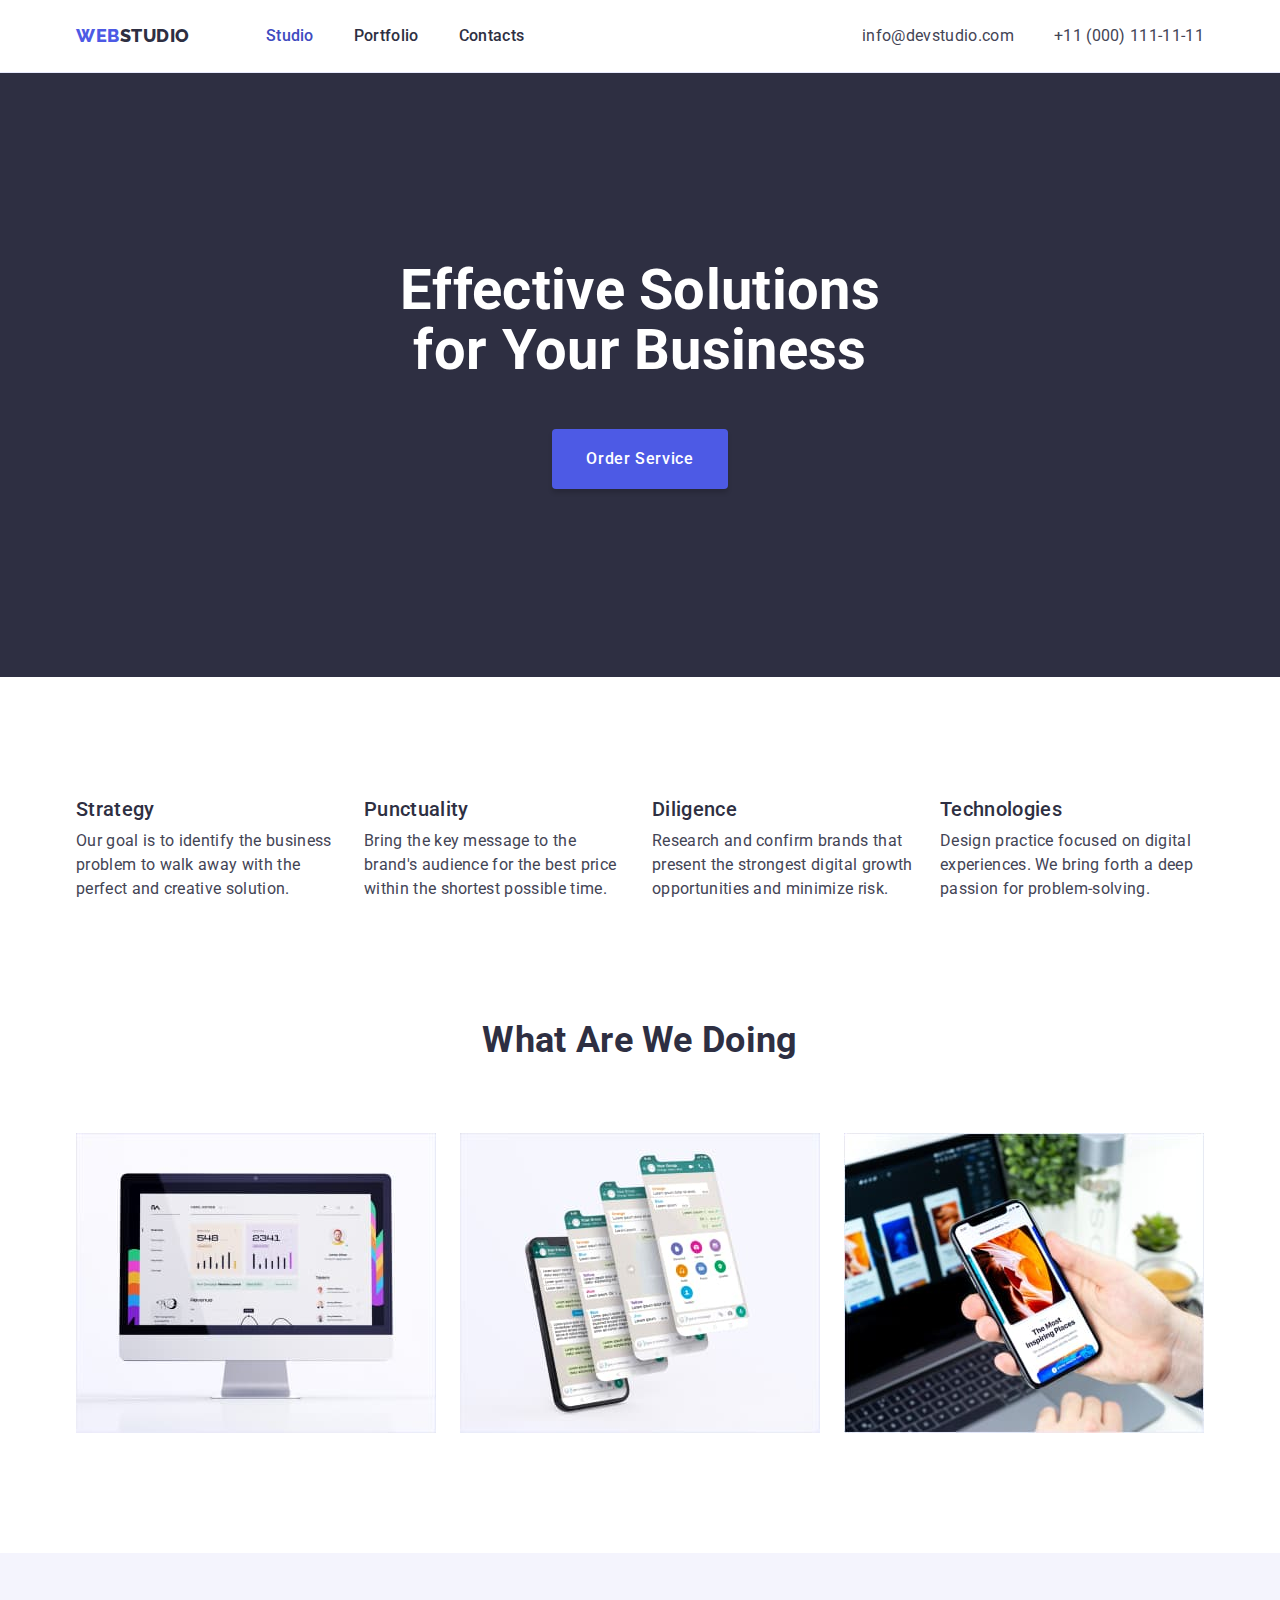
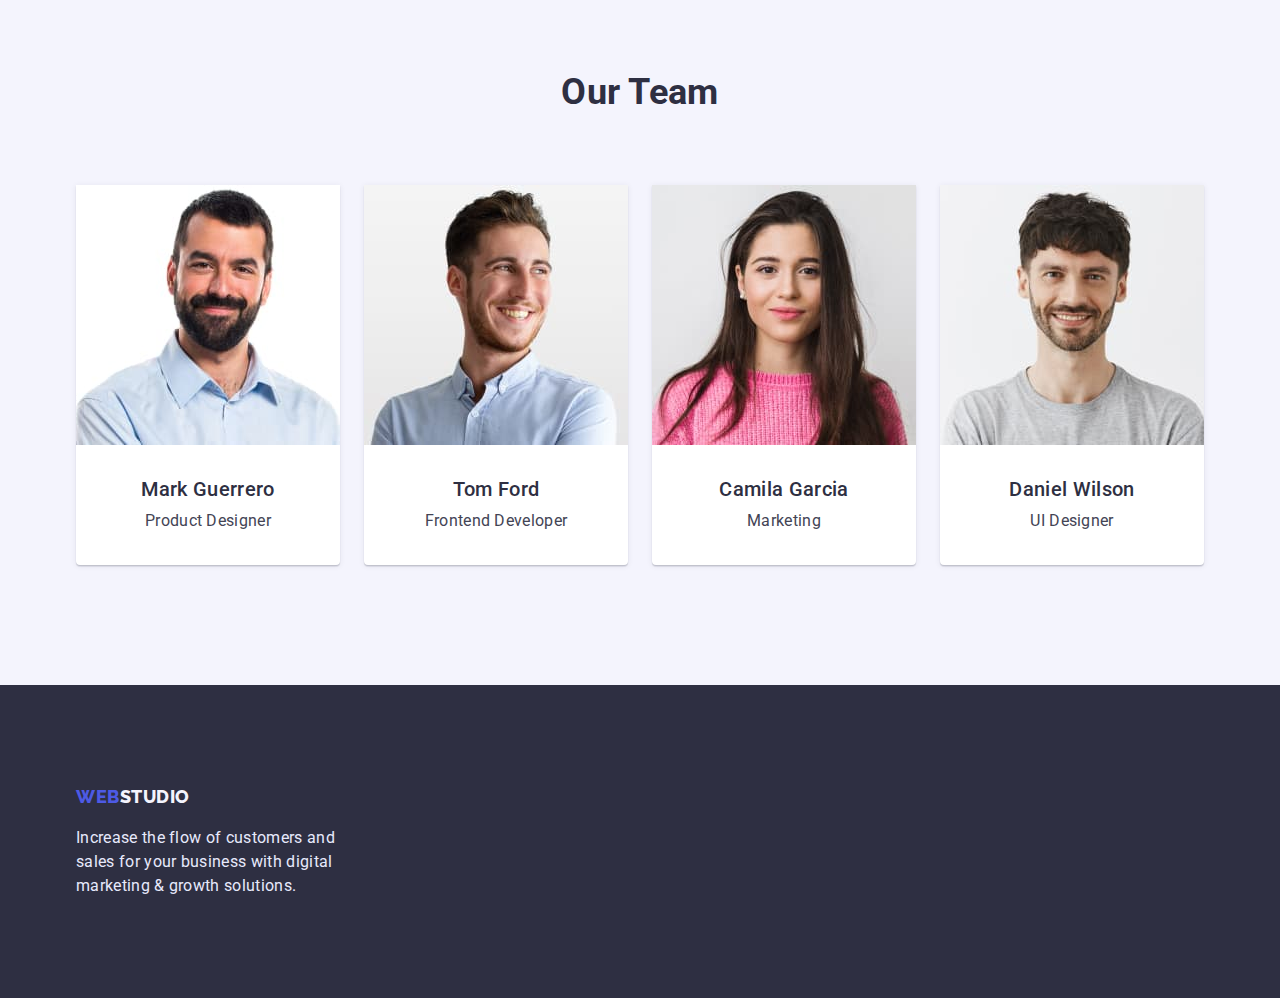
<file: index.html>
<!DOCTYPE html>
<html lang="en">
  <head>
    <meta charset="UTF-8" />
    <meta http-equiv="X-UA-Compatible" content="IE=edge" />
    <meta name="viewport" content="width=device-width, initial-scale=1.0" />
    <title>WebStudio Main Page</title>
    <link rel="preconnect" href="https://fonts.googleapis.com" />
    <link rel="preconnect" href="https://fonts.gstatic.com" crossorigin />
    <link
      href="https://fonts.googleapis.com/css2?family=Raleway:wght@800&family=Roboto:wght@400;500;700;900&display=swap"
      rel="stylesheet"
    />
    <link rel="shortcut icon" href="./images/favicon/webstudio.png" type="image/png" />
    <link
      rel="stylesheet"
      href="https://cdn.jsdelivr.net/npm/modern-normalize@1.1.0/modern-normalize.min.css"
    />
    <link rel="stylesheet" href="./css/styles.css" />
  </head>
  <body>
    <!-- Header -->
    <header class="page-header">
      <div class="container page-header-container">
        <!-- Site navigation -->
        <nav class="site-nav">
          <!-- Logo -->
          <a class="header-logo logo link" href="./index.html">
            <span class="logo-accent">Web</span>Studio</a
          >

          <!-- Navigation Menu -->
          <ul class="menu list">
            <li class="menu-item">
              <a class="menu-link link current" href="./index.html">Studio</a>
            </li>
            <li class="menu-item">
              <a class="menu-link link" href="./portfolio.html">Portfolio</a>
            </li>
            <li class="menu-item">
              <a class="menu-link link" href="">Contacts</a>
            </li>
          </ul>
        </nav>

        <!-- Contacts -->
        <address class="address">
          <ul class="address-list list">
            <li class="address-item">
              <a class="address-link link" href="mailto:info@devstudio.com">info@devstudio.com</a>
            </li>
            <li class="address-item">
              <a class="address-link link" href="tel:+110001111111">+11 (000) 111-11-11</a>
            </li>
          </ul>
        </address>
      </div>
    </header>

    <!-- Main -->
    <main class="main-page-main">
      <!-- Hero -->
      <section class="hero-section">
        <div class="container">
          <h1 class="hero-title">
            Effective Solutions <br />
            for Your Business
          </h1>
          <button class="modal-btn btn" type="button">Order Service</button>
        </div>
      </section>

      <!-- Features -->
      <section class="features-section">
        <div class="container">
          <h2 class="features-title title hidden">Our Features</h2>
          <ul class="features-list list">
            <li class="features-list-item">
              <h3 class="features-list-title subtitle">Strategy</h3>
              <p class="features-list-text text">
                Our goal is to identify the business problem to walk away with the perfect and
                creative solution.
              </p>
            </li>
            <li class="features-list-item">
              <h3 class="features-list-title subtitle">Punctuality</h3>
              <p class="features-list-text text">
                Bring the key message to the brand's audience for the best price within the shortest
                possible time.
              </p>
            </li>
            <li class="features-list-item">
              <h3 class="features-list-title subtitle">Diligence</h3>
              <p class="features-list-text text">
                Research and confirm brands that present the strongest digital growth opportunities
                and minimize risk.
              </p>
            </li>
            <li class="features-list-item">
              <h3 class="features-list-title subtitle">Technologies</h3>
              <p class="features-list-text text">
                Design practice focused on digital experiences. We bring forth a deep passion for
                problem-solving.
              </p>
            </li>
          </ul>
        </div>
      </section>

      <!-- Products -->
      <section class="products-section section">
        <div class="container">
          <h2 class="products-title title">What are we doing</h2>
          <ul class="products-list list">
            <li class="products-list-item">
              <img
                class="products-img"
                src="./images/products/desktop-apps.jpg"
                alt="Desktop apps"
                width="360"
                height="300"
              />
            </li>
            <li class="products-list-item">
              <img
                class="products-img"
                src="./images/products/mobile-apps.jpg"
                alt="Mobile apps"
                width="360"
                height="300"
              />
            </li>
            <li class="products-list-item">
              <img
                class="products-img"
                src="./images/products/apps-design.jpg"
                alt="Apps Design"
                width="360"
                height="300"
              />
            </li>
          </ul>
        </div>
      </section>

      <!-- Team -->
      <section class="team-section section">
        <div class="container">
          <h2 class="team-title title">Our Team</h2>
          <ul class="team-list list">
            <li class="team-list-item">
              <img
                class="team-img"
                src="./images/team/mark-guerrero.jpg"
                alt="Portrait of Mark Guerrero"
                width="264"
                height="260"
              />
              <div class="team-card-content">
                <h3 class="team-list-title subtitle">Mark Guerrero</h3>
                <p class="team-list-text text">Product Designer</p>
              </div>
            </li>
            <li class="team-list-item">
              <img
                class="team-img"
                src="./images/team/tom-ford.jpg"
                alt="Portrait of Tom Ford"
                width="264"
                height="260"
              />
              <div class="team-card-content">
                <h3 class="team-list-title subtitle">Tom Ford</h3>
                <p class="team-list-text text">Frontend Developer</p>
              </div>
            </li>
            <li class="team-list-item">
              <img
                class="team-img"
                src="./images/team/camila-garcia.jpg"
                alt="Portrait of Camila Garcia"
                width="264"
                height="260"
              />
              <div class="team-card-content">
                <h3 class="team-list-title subtitle">Camila Garcia</h3>
                <p class="team-list-text text">Marketing</p>
              </div>
            </li>
            <li class="team-list-item">
              <img
                class="team-img"
                src="./images/team/daniel-wilson.jpg"
                alt="Portrait of Daniel Wilson"
                width="264"
                height="260"
              />
              <div class="team-card-content">
                <h3 class="team-list-title subtitle">Daniel Wilson</h3>
                <p class="team-list-text text">UI Designer</p>
              </div>
            </li>
          </ul>
        </div>
      </section>
    </main>

    <!-- Footer -->
    <footer class="page-footer">
      <div class="container">
        <!-- Footer Logo -->
        <a class="footer-logo logo link" href="./index.html">
          <span class="logo-accent">Web</span>Studio</a
        >
        <p class="footer-text text">
          Increase the flow of customers and sales for your business with digital marketing & growth
          solutions.
        </p>
      </div>
    </footer>
  </body>
</html>
</file>
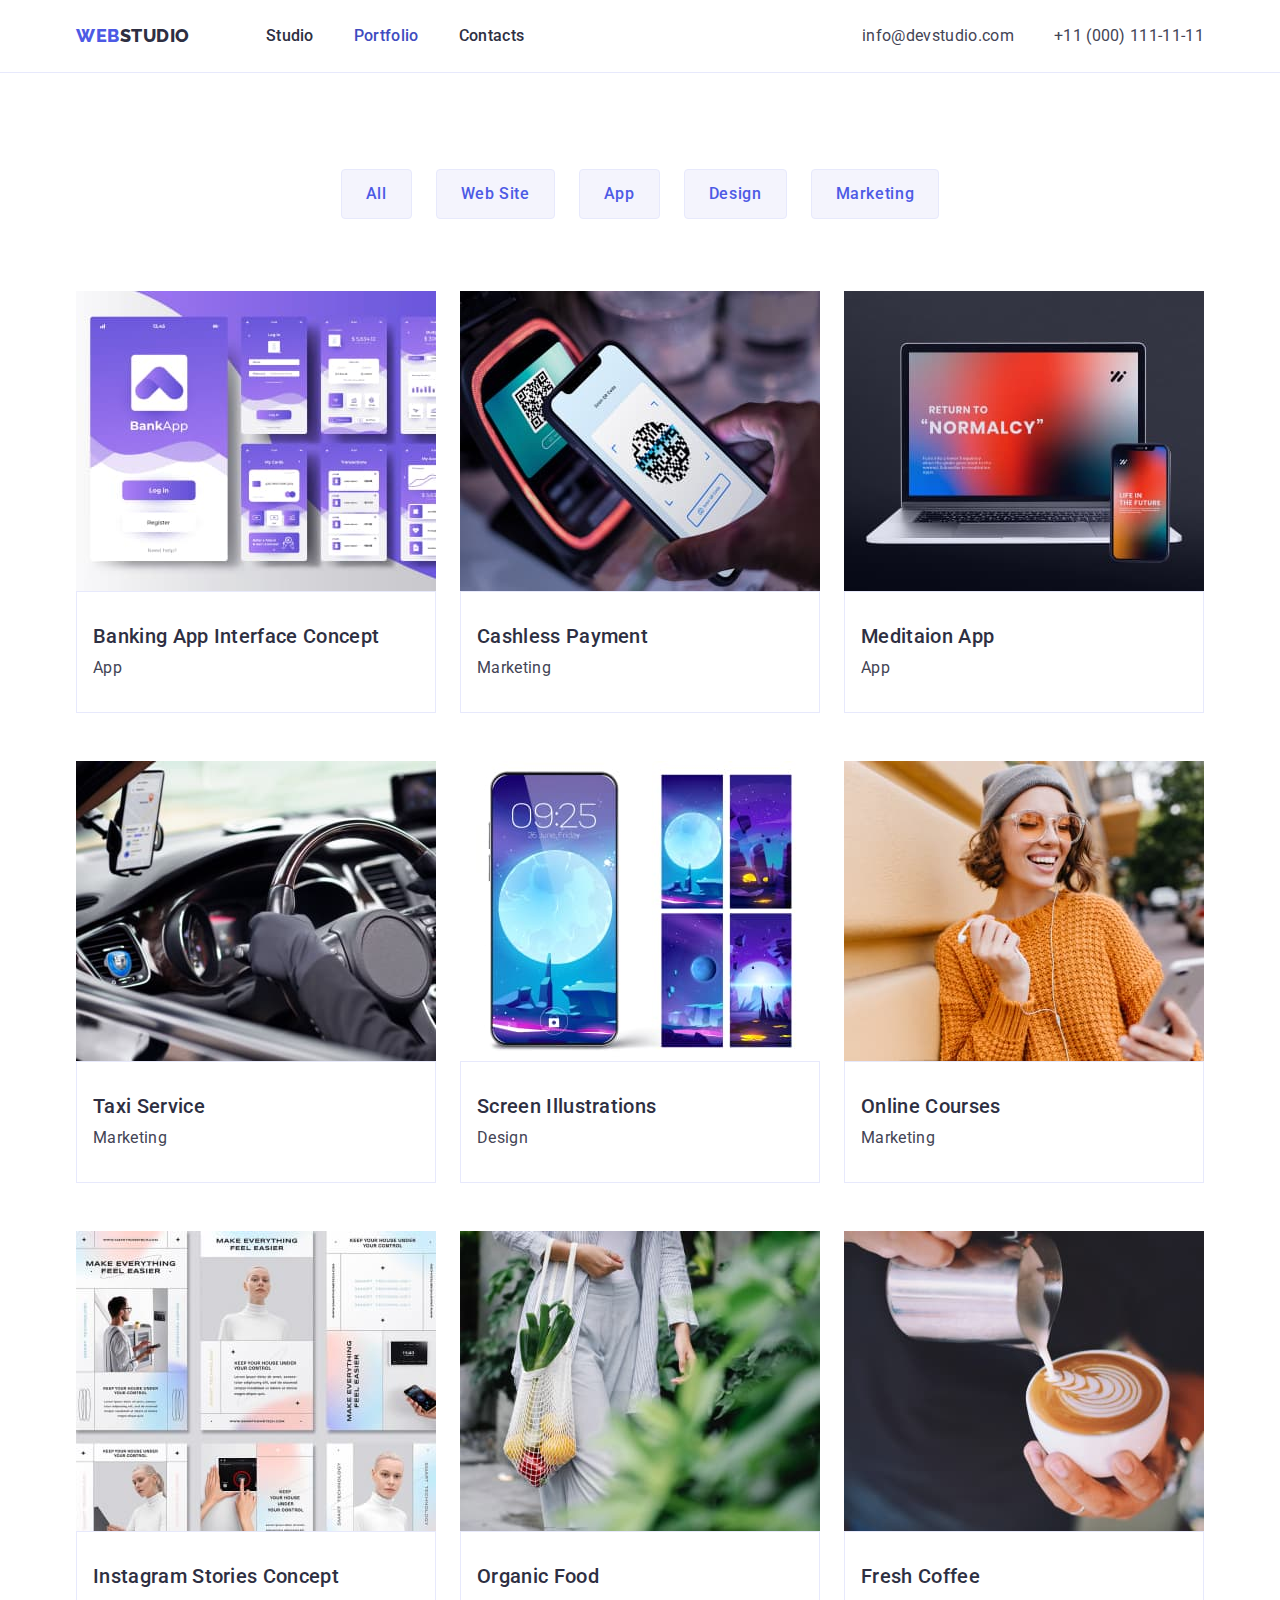
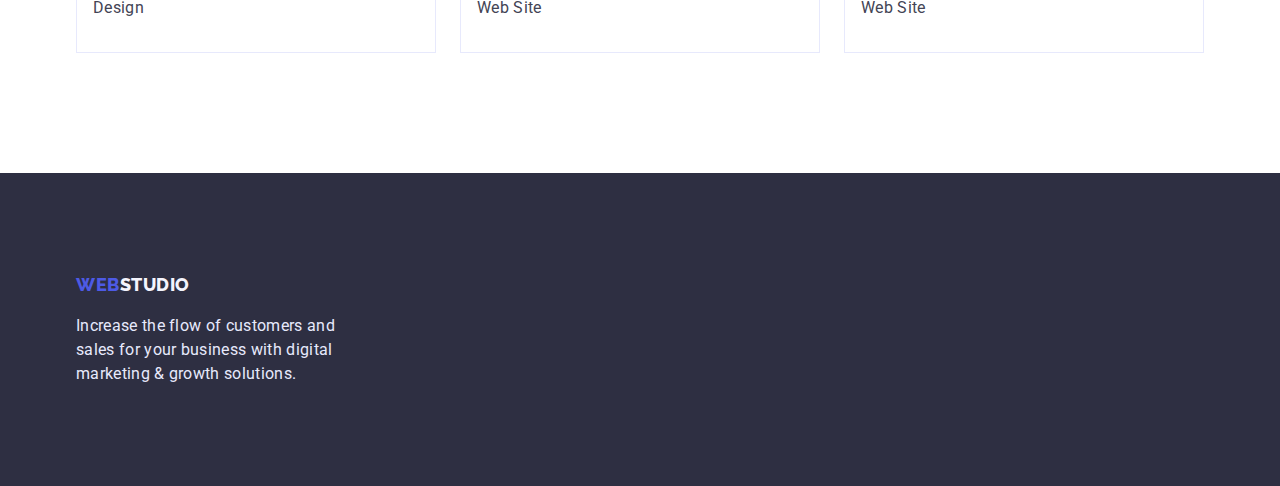
<file: portfolio.html>
<!DOCTYPE html>
<html lang="en">
  <head>
    <meta charset="UTF-8" />
    <meta http-equiv="X-UA-Compatible" content="IE=edge" />
    <meta name="viewport" content="width=device-width, initial-scale=1.0" />
    <title>WebStudio Portfolio Page</title>
    <link rel="preconnect" href="https://fonts.googleapis.com" />
    <link rel="preconnect" href="https://fonts.gstatic.com" crossorigin />
    <link
      href="https://fonts.googleapis.com/css2?family=Raleway:wght@800&family=Roboto:wght@400;500;700;900&display=swap"
      rel="stylesheet"
    />
    <link rel="shortcut icon" href="./images/favicon/webstudio.png" type="image/png" />
    <link
      rel="stylesheet"
      href="https://cdn.jsdelivr.net/npm/modern-normalize@1.1.0/modern-normalize.min.css"
    />
    <link rel="stylesheet" href="./css/styles.css" />
  </head>
  <body>
    <!-- Header -->
    <header class="page-header">
      <div class="container page-header-container">
        <!-- Site navigation -->
        <nav class="site-nav">
          <!-- Logo -->
          <a class="header-logo logo link" href="./index.html">
            <span class="logo-accent">Web</span>Studio</a
          >

          <!-- Navigation Menu -->
          <ul class="menu list">
            <li class="menu-item">
              <a class="menu-link link" href="./index.html">Studio</a>
            </li>
            <li class="menu-item">
              <a class="menu-link link current" href="./portfolio.html">Portfolio</a>
            </li>
            <li class="menu-item">
              <a class="menu-link link" href="">Contacts</a>
            </li>
          </ul>
        </nav>

        <!-- Contacts -->
        <address class="address">
          <ul class="address-list list">
            <li class="address-item">
              <a class="address-link link" href="mailto:info@devstudio.com">info@devstudio.com</a>
            </li>
            <li class="address-item">
              <a class="address-link link" href="tel:+110001111111">+11 (000) 111-11-11</a>
            </li>
          </ul>
        </address>
      </div>
    </header>

    <!-- Main -->
    <main class="portfolio-page-main">
      <div class="container">
        <h1 class="title hidden">Portfolio</h1>

        <!-- Filters -->
        <ul class="filters-list list">
          <li class="filters-list-item">
            <button class="filter-btn btn" type="button">All</button>
          </li>
          <li class="filters-list-item">
            <button class="filter-btn btn" type="button">Web Site</button>
          </li>
          <li class="filters-list-item">
            <button class="filter-btn btn" type="button">App</button>
          </li>
          <li class="filters-list-item">
            <button class="filter-btn btn" type="button">Design</button>
          </li>
          <li class="filters-list-item">
            <button class="filter-btn btn" type="button">Marketing</button>
          </li>
        </ul>

        <!-- Portfolio List -->
        <ul class="portfolio-list list">
          <li class="portfolio-list-item">
            <img
              class="portfolio-img"
              src="./images/portfolio/banking-app-interface.jpg"
              alt="Banking App Interface"
              width="360"
              height="300"
            />
            <div class="portfolio-card-content">
              <h2 class="portfolio-name subtitle">Banking App Interface Concept</h2>
              <p class="portfolio-class text">App</p>
            </div>
          </li>
          <li class="portfolio-list-item">
            <img
              class="portfolio-img"
              src="./images/portfolio/qr-payment.jpg"
              alt="QR Payment"
              width="360"
              height="300"
            />
            <div class="portfolio-card-content">
              <h2 class="portfolio-name subtitle">Cashless Payment</h2>
              <p class="portfolio-class text">Marketing</p>
            </div>
          </li>
          <li class="portfolio-list-item">
            <img
              class="portfolio-img"
              src="./images/portfolio/meditaion-app.jpg"
              alt="Meditaion App"
              width="360"
              height="300"
            />
            <div class="portfolio-card-content">
              <h2 class="portfolio-name subtitle">Meditaion App</h2>
              <p class="portfolio-class textt">App</p>
            </div>
          </li>
          <li class="portfolio-list-item">
            <img
              class="portfolio-img"
              src="./images/portfolio/driver-place.jpg"
              alt="Driver place"
              width="360"
              height="300"
            />
            <div class="portfolio-card-content">
              <h2 class="portfolio-name subtitle">Taxi Service</h2>
              <p class="portfolio-class text">Marketing</p>
            </div>
          </li>
          <li class="portfolio-list-item">
            <img
              class="portfolio-img"
              src="./images/portfolio/fiction-moon.jpg"
              alt="Fiction Moon"
              width="360"
              height="300"
            />
            <div class="portfolio-card-content">
              <h2 class="portfolio-name subtitle">Screen Illustrations</h2>
              <p class="portfolio-class text">Design</p>
            </div>
          </li>
          <li class="portfolio-list-item">
            <img
              class="portfolio-img"
              src="./images/portfolio/girl-phone.jpg"
              alt="Girl with a phone"
              width="360"
              height="300"
            />
            <div class="portfolio-card-content">
              <h2 class="portfolio-name subtitle">Online Courses</h2>
              <p class="portfolio-class text">Marketing</p>
            </div>
          </li>
          <li class="portfolio-list-item">
            <img
              class="portfolio-img"
              src="./images/portfolio/instagram-stories.jpg"
              alt="Cards with Instagram Stories"
              width="360"
              height="300"
            />
            <div class="portfolio-card-content">
              <h2 class="portfolio-name subtitle">Instagram Stories Concept</h2>
              <p class="portfolio-class text">Design</p>
            </div>
          </li>
          <li class="portfolio-list-item">
            <img
              class="portfolio-img"
              src="./images/portfolio/organic-food.jpg"
              alt="Girl carrying fruit"
              width="360"
              height="300"
            />
            <div class="portfolio-card-content">
              <h2 class="portfolio-name subtitle">Organic Food</h2>
              <p class="portfolio-class text">Web Site</p>
            </div>
          </li>
          <li class="portfolio-list-item">
            <img
              class="portfolio-img"
              src="./images/portfolio/cappuccino.jpg"
              alt="Cappuccino"
              width="360"
              height="300"
            />
            <div class="portfolio-card-content">
              <h2 class="portfolio-name subtitle">Fresh Coffee</h2>
              <p class="portfolio-class text">Web Site</p>
            </div>
          </li>
        </ul>
      </div>
    </main>

    <!-- Footer -->
    <footer class="page-footer">
      <div class="container">
        <!-- Footer Logo -->
        <a class="footer-logo logo link" href="./index.html">
          <span class="logo-accent">Web</span>Studio</a
        >
        <p class="footer-text text">
          Increase the flow of customers and sales for your business with digital marketing & growth
          solutions.
        </p>
      </div>
    </footer>
  </body>
</html>
</file>
<file: css/styles.css>
/* Vars */
:root {
  --primary-brand-color: #4D5AE5;
  --pressed-state-color: #404BBF;
  --dark-color: #2E2F42;
  --text-color: #434455;
  --subtle-text-color: #8E8F99;
  --accent-color: #E7E9FC;
  --light-color: #F4F4FD;
  --white-color: #FFFFFF;
}

/* Reset Styles */
h1,
h2,
h3,
h4,
p {
  margin-top: 0;
  margin-bottom: 0;
}

ul {
  margin-top: 0;
  margin-bottom: 0;
  padding-left: 0;
}

img {
  display: block;
}

address {
  font-style: normal;
}

.link {
  text-decoration: none;
}

.list {
  list-style: none;
}

/* Body */
body {
font-family: 'Roboto', sans-serif;
font-size: 16px;
line-height: 1.50;
letter-spacing: 0.02em;

color: var(--text-color);
background-color: var(--white-color);
}

/* Components */
.container {
  width: 1158px;
  margin-left: auto;
  margin-right: auto;
  padding-left: 15px;
  padding-right: 15px;
}

.title {
  margin-bottom: 72px;
  font-size: 36px;
  line-height: 1.11;
  text-align: center;
  text-transform: capitalize;
  color: var(--dark-color);
}

.subtitle {
  margin-bottom: 8px;
  font-weight: 500;
  font-size: 20px;
  line-height: 1.20;
  color: var(--dark-color);
}

.btn {
  font-weight: 500;
  font-size: 16px;
  line-height: 1.50;
  letter-spacing: 0.04em;
  cursor: pointer;
  border-radius: 4px;
}

.hidden {
  position: absolute;
  width: 1px;
  height: 1px;
  margin: -1px;
  border: 0;
  padding: 0;

  white-space: nowrap;
  clip-path: inset(100%);
  clip: rect(0 0 0 0);
  overflow: hidden;
}

.section {
  padding-top: 120px;
  padding-bottom: 120px;
}

/* Logo */
.logo {
  font-family: 'Raleway', sans-serif;
  font-weight: 800;
  font-size: 18px;
  line-height: 1.33;
  letter-spacing: 0.03em;
  text-transform: uppercase;
}

.logo-accent {
  color: var(--primary-brand-color);
}

/* Header */
.page-header {
  border-bottom: 1px solid var(--accent-color);
}

.page-header-container {
  display: flex;
  align-items: center;
  justify-content: space-between;
}

.header-logo,
.menu-link,
.address-link {
  display: block;
  padding-top: 24px;
  padding-bottom: 24px;
}

.site-nav {
  display: flex;
  align-items: center;
  gap: 76px;
}

.header-logo {
  color: var(--dark-color);
}

/* Navigation Menu */
.menu {
  display: flex;
  align-items: center;
  gap: 40px;
}

.menu-link {
  font-weight: 500;
  color: var(--dark-color);
}

.menu-link:hover,
.menu-link:focus,
.current {
  color: var(--pressed-state-color);
}

/* Contacts */
.address-list {
  display: flex;
  align-items: center;
  gap: 40px;
}

.address-link {
  color: var(--text-color);
}

.address-link:hover,
.address-link:focus {
  color: var(--pressed-state-color);
}

/* Hero */
.hero-section {
  padding: 188px 0;
  text-align: center;
  background-color: var(--dark-color);
}

.hero-title {
  margin-bottom: 48px;
  text-align: center;
  color: var(--white-color);
  font-size: 56px;
  line-height: 1.07;
}

.modal-btn {
  min-width: 169px;
  padding: 16px 32px;
  color: var(--white-color);
  background-color: var(--primary-brand-color);
  border-color: transparent;
  box-shadow: 0px 4px 4px rgba(0, 0, 0, 0.15);
}

.modal-btn:hover,
.modal-btn:focus {
  background-color: var(--pressed-state-color);
}  

/* Features */
.features-section {
  padding-top: 120px;
}

.features-list {
  display: flex;
  gap: 24px;
}

.features-list-item {
  flex-basis: calc((100% - 72px) / 4);
}

/* Products */
.products-list {
  display: flex;
  flex-wrap: wrap;
  gap: 24px;
}

.products-list-item {
  flex-basis: calc((100% - 48px) / 3);
} 

/* Team */
.team-section {
  background-color: var(--light-color);
}

.team-list-title,
.team-list-text {
  text-align: center;
}

.team-list {
  display: flex;
  flex-wrap: wrap;
  gap: 24px;
}

.team-list-item {
  flex-basis: calc((100% - 72px) / 4);
  background-color: var(--white-color);
  box-shadow: 0px 1px 6px rgba(46, 47, 66, 0.08), 0px 1px 1px rgba(46, 47, 66, 0.16), 0px 2px 1px rgba(46, 47, 66, 0.08);
  border-radius: 0px 0px 4px 4px;
}

.team-card-content {
  padding: 32px 16px;
}

/* Footer */
.page-footer {
  padding: 100px 0;
  background-color: var(--dark-color);
}

.footer-logo {
  color: var(--light-color);
}

.footer-text {
  margin-top: 16px;
  width: 264px;
  color: var(--accent-color);
}

/* Portfolio */
.portfolio-page-main {
  padding-top: 96px;
  padding-bottom: 120px;
}

/* Portfolio filters */
.filters-list {
  display: flex;
  justify-content: center;
  padding-bottom: 72px;
  gap: 24px;
}

.filter-btn {
  min-width: 69px;
  padding: 12px 24px;
  color: var(--primary-brand-color);
  background-color: var(--light-color);
  border: 1px solid #E7E9FC;
}

.filter-btn:hover,
.filter-btn:focus {
  color: var(--white-color);
  background-color: var(--pressed-state-color);
  border-color: transparent;
}

/* Portfolio List */
.portfolio-list {
  display: flex;
  flex-wrap: wrap;
  column-gap: 24px;
  row-gap: 48px;
}

.portfolio-list-item {
  flex-basis: calc((100% - 48px) / 3);
}

.portfolio-card-content {
  padding: 32px 16px;
  border: 1px solid var(--accent-color);
}
</file>
